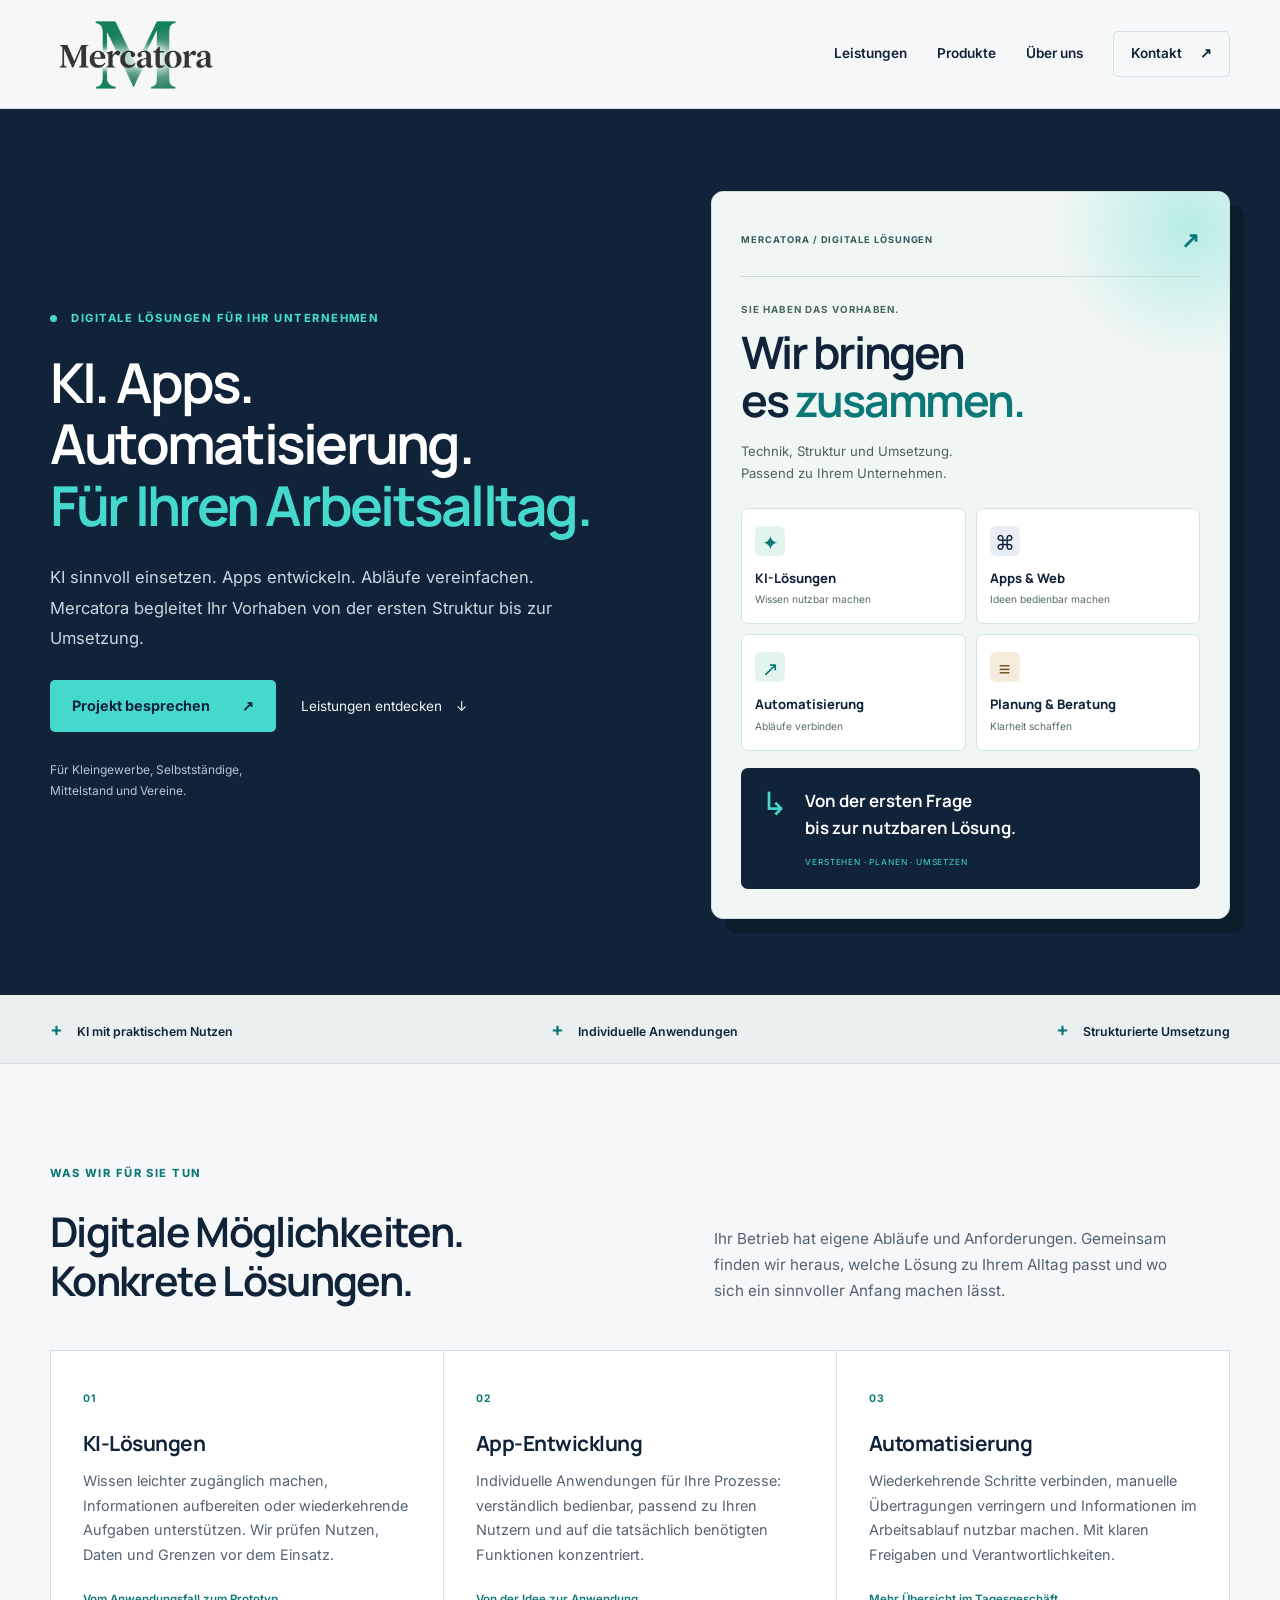
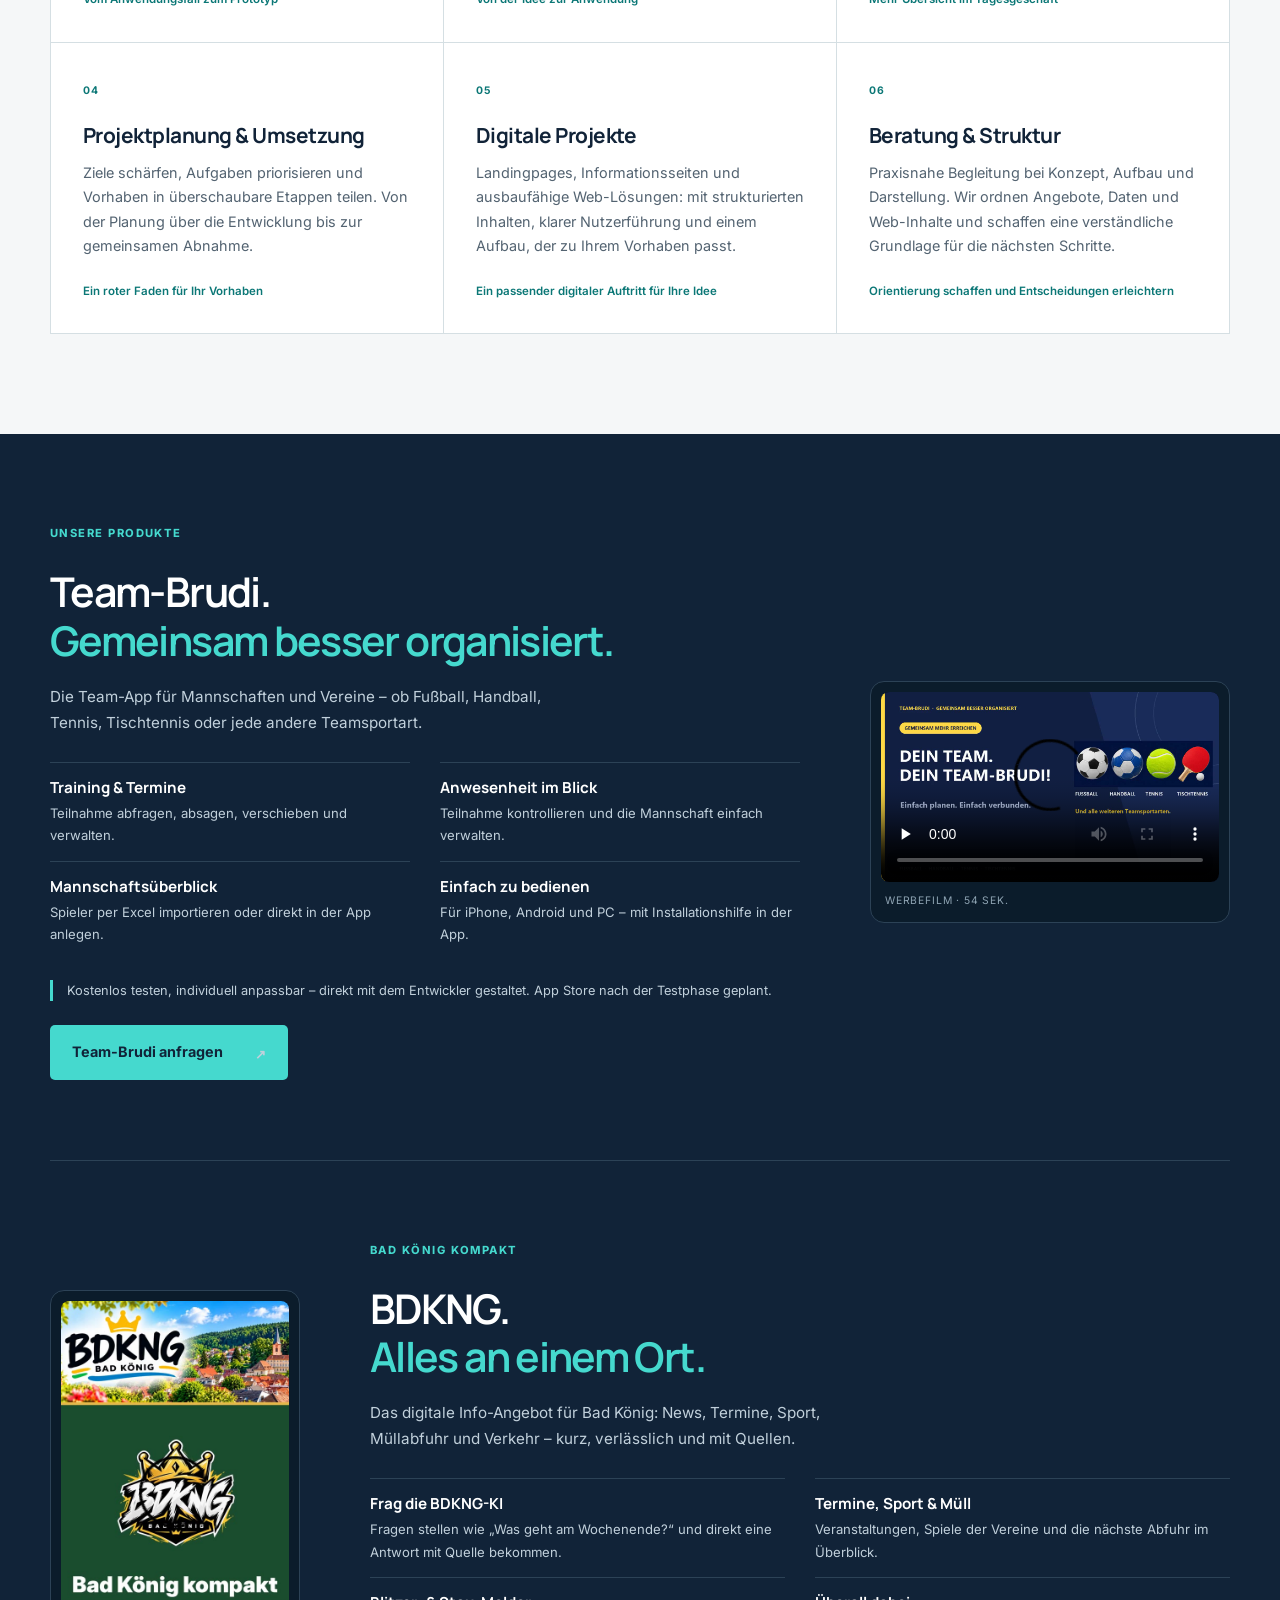
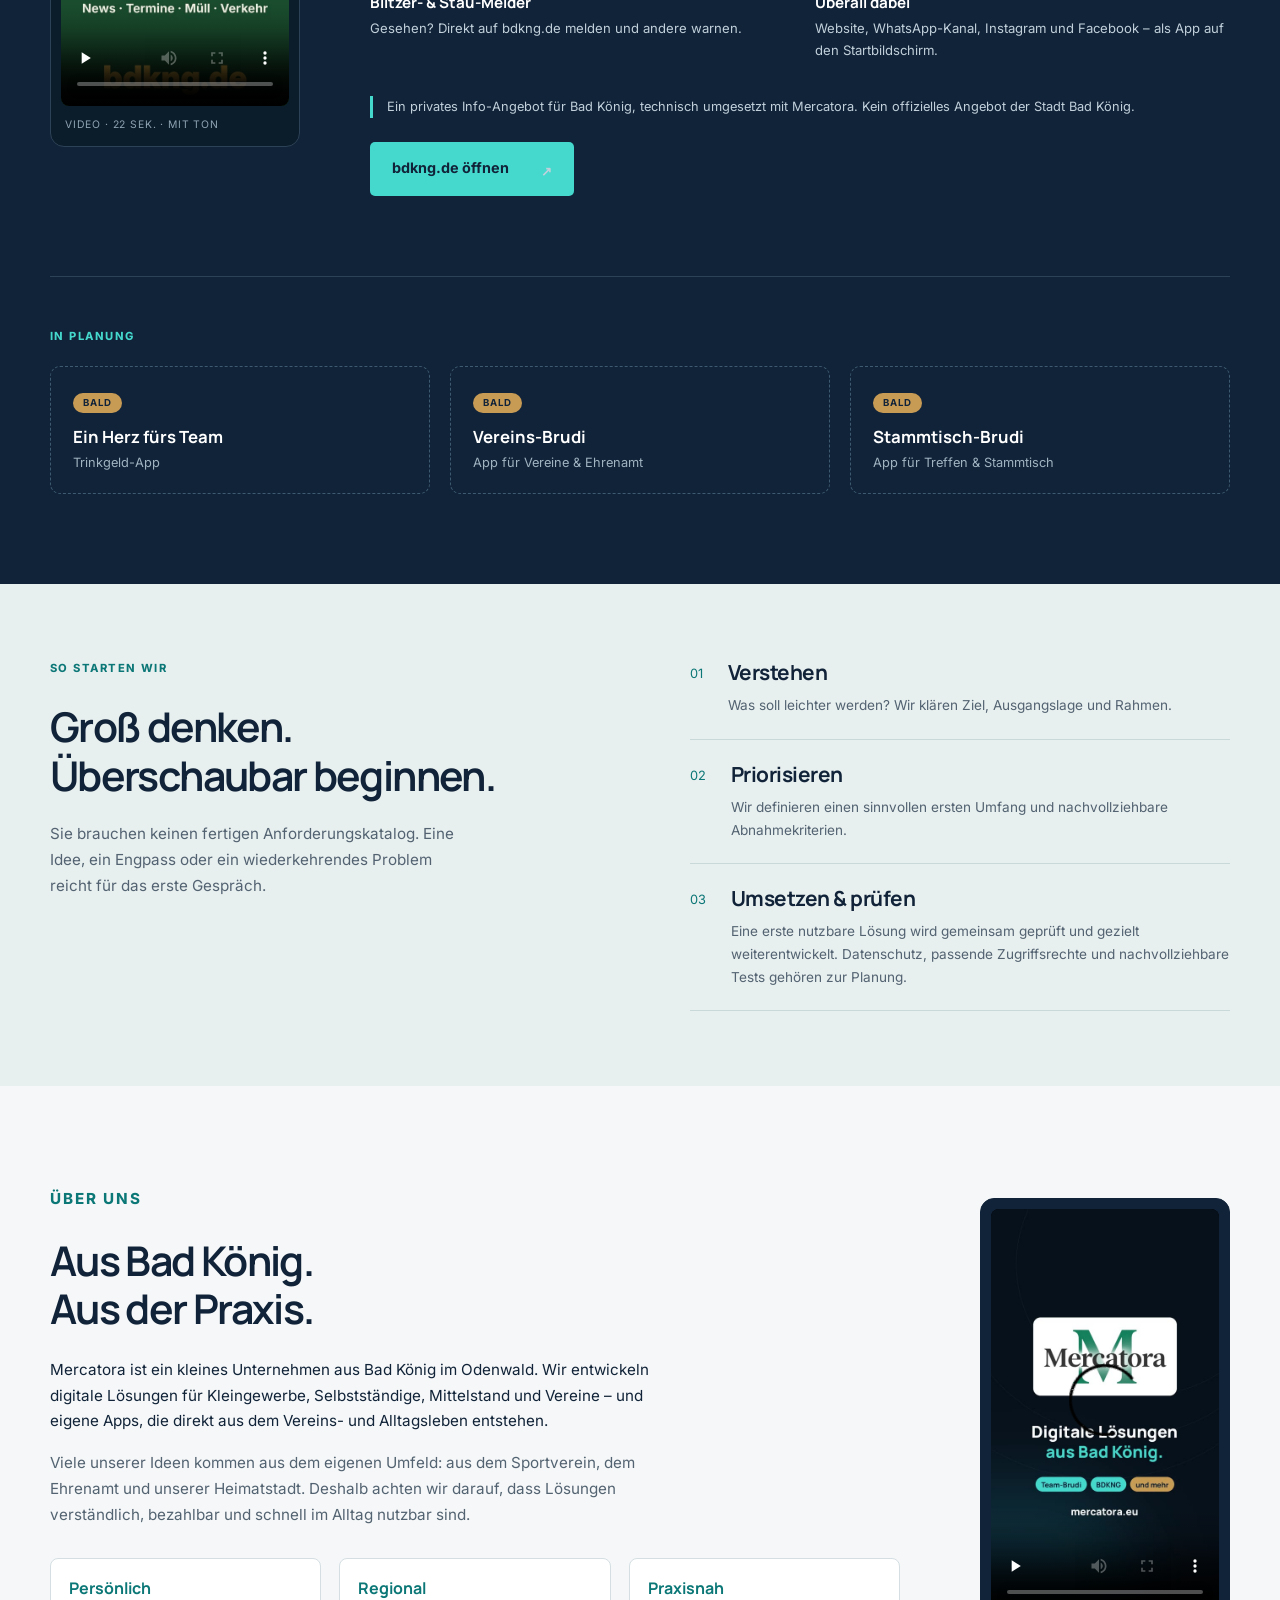
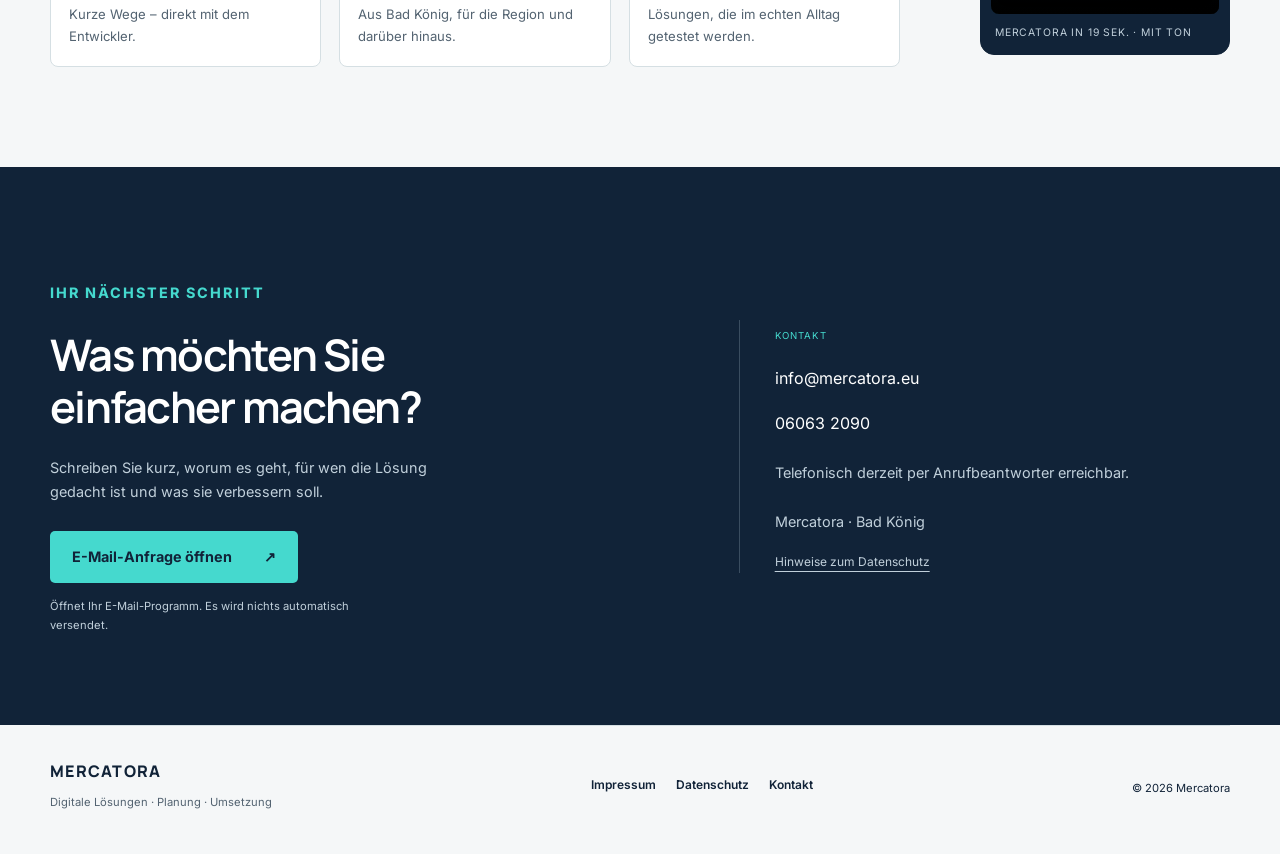
<file: index.html>
<!doctype html>
<html lang="de">
<head>
<meta charset="utf-8">
<meta name="viewport" content="width=device-width, initial-scale=1">
<meta name="theme-color" content="#112338">
<meta name="referrer" content="strict-origin-when-cross-origin">
<meta http-equiv="Content-Security-Policy" content="default-src 'none'; script-src 'none'; style-src 'self'; font-src 'self'; img-src 'self'; media-src 'self'; connect-src 'none'; frame-src 'none'; worker-src 'none'; object-src 'none'; base-uri 'none'; form-action 'none'; upgrade-insecure-requests">
<link rel="icon" href="mercatora_logo_favicon.png">
<link rel="stylesheet" href="assets/site.css">
<title>Mercatora – KI, Apps & Automatisierung für Unternehmen</title>
<meta name="description" content="KI-Lösungen, App-Entwicklung, Automatisierung und Projektplanung für Kleingewerbe, Selbstständige, Mittelstand und Vereine. Von der Idee bis zur Umsetzung.">
<link rel="canonical" href="https://www.mercatora.eu/">
<meta property="og:type" content="website">
<meta property="og:locale" content="de_DE">
<meta property="og:title" content="Mercatora – KI, Apps &amp; Automatisierung für Unternehmen">
<meta property="og:description" content="Digitale Lösungen, Projektplanung und Umsetzung für Kleingewerbe, Selbstständige, Mittelstand und Vereine.">
<meta property="og:url" content="https://www.mercatora.eu/">
</head>
<body>
<a class="skip" href="#inhalt">Zum Inhalt</a>
<header>
<div class="wrap nav">
<a class="brand" href="index.html" aria-label="Mercatora Startseite">
<img class="brand-logo" src="mercatora_logo.png" alt="Mercatora" width="170" height="92">

</a>
<nav aria-label="Hauptnavigation">
<a href="index.html#leistungen">Leistungen</a>
<a href="index.html#produkte">Produkte</a>
<a href="index.html#ueber-uns">Über uns</a>
<a class="nav-contact" href="index.html#kontakt">Kontakt <span aria-hidden="true">↗</span>
</a>
</nav>
</div>
</header>
<main id="inhalt">
<section class="hero">
<div class="wrap hero-grid">
<div>
<p class="eyebrow light">
<span>
</span> DIGITALE LÖSUNGEN FÜR IHR UNTERNEHMEN</p>
<h1>KI. Apps.<br>Automatisierung.<br><em>Für Ihren Arbeitsalltag.</em></h1>
<p class="intro">KI sinnvoll einsetzen. Apps entwickeln. Abläufe vereinfachen. Mercatora begleitet Ihr Vorhaben von der ersten Struktur bis zur Umsetzung.</p>
<div class="actions">
<a class="button mint" href="#kontakt">Projekt besprechen <span aria-hidden="true">↗</span>
</a>
<a class="text-link" href="#leistungen">Leistungen entdecken <span aria-hidden="true">↓</span>
</a>
</div>
<p class="audience">Für Kleingewerbe, Selbstständige,<br>Mittelstand und Vereine.</p>
</div>
<aside class="solution-studio" aria-label="Unser Angebot: von der Idee bis zur Umsetzung">
<div class="studio-top"><span>MERCATORA / DIGITALE LÖSUNGEN</span><span aria-hidden="true">↗</span></div>
<p class="studio-kicker">SIE HABEN DAS VORHABEN.</p>
<h2>Wir bringen<br>es <em>zusammen.</em></h2>
<p class="studio-intro">Technik, Struktur und Umsetzung.<br>Passend zu Ihrem Unternehmen.</p>
<div class="studio-grid">
<div class="studio-tile"><span class="studio-icon" aria-hidden="true">✦</span><strong>KI-Lösungen</strong><small>Wissen nutzbar machen</small></div>
<div class="studio-tile"><span class="studio-icon" aria-hidden="true">⌘</span><strong>Apps & Web</strong><small>Ideen bedienbar machen</small></div>
<div class="studio-tile"><span class="studio-icon" aria-hidden="true">↗</span><strong>Automatisierung</strong><small>Abläufe verbinden</small></div>
<div class="studio-tile"><span class="studio-icon" aria-hidden="true">≡</span><strong>Planung & Beratung</strong><small>Klarheit schaffen</small></div>
</div>
<div class="studio-result"><span aria-hidden="true">↳</span><div><strong>Von der ersten Frage<br>bis zur nutzbaren Lösung.</strong><small>VERSTEHEN · PLANEN · UMSETZEN</small></div></div>
</aside>
</div>
</section>
<div class="promise">
<div class="wrap">
<span>KI mit praktischem Nutzen</span>
<span>Individuelle Anwendungen</span>
<span>Strukturierte Umsetzung</span>
</div>
</div>
<section class="section wrap" id="leistungen">
<div class="section-head">
<div>
<p class="eyebrow">WAS WIR FÜR SIE TUN</p>
<h2>Digitale Möglichkeiten.<br>Konkrete Lösungen.</h2>
</div>
<p>Ihr Betrieb hat eigene Abläufe und Anforderungen. Gemeinsam finden wir heraus, welche Lösung zu Ihrem Alltag passt und wo sich ein sinnvoller Anfang machen lässt.</p>
</div>
<div class="services">
<article>
<span class="number">01</span>
<h3>KI-Lösungen</h3>
<p>Wissen leichter zugänglich machen, Informationen aufbereiten oder wiederkehrende Aufgaben unterstützen. Wir prüfen Nutzen, Daten und Grenzen vor dem Einsatz.</p>
<span class="service-note">Vom Anwendungsfall zum Prototyp</span>
</article>
<article>
<span class="number">02</span>
<h3>App-Entwicklung</h3>
<p>Individuelle Anwendungen für Ihre Prozesse: verständlich bedienbar, passend zu Ihren Nutzern und auf die tatsächlich benötigten Funktionen konzentriert.</p>
<span class="service-note">Von der Idee zur Anwendung</span>
</article>
<article>
<span class="number">03</span>
<h3>Automatisierung</h3>
<p>Wiederkehrende Schritte verbinden, manuelle Übertragungen verringern und Informationen im Arbeitsablauf nutzbar machen. Mit klaren Freigaben und Verantwortlichkeiten.</p>
<span class="service-note">Mehr Übersicht im Tagesgeschäft</span>
</article>
<article>
<span class="number">04</span>
<h3>Projektplanung & Umsetzung</h3>
<p>Ziele schärfen, Aufgaben priorisieren und Vorhaben in überschaubare Etappen teilen. Von der Planung über die Entwicklung bis zur gemeinsamen Abnahme.</p>
<span class="service-note">Ein roter Faden für Ihr Vorhaben</span>
</article>
<article>
<span class="number">05</span>
<h3>Digitale Projekte</h3>
<p>Landingpages, Informationsseiten und ausbaufähige Web-Lösungen: mit strukturierten Inhalten, klarer Nutzerführung und einem Aufbau, der zu Ihrem Vorhaben passt.</p>
<span class="service-note">Ein passender digitaler Auftritt für Ihre Idee</span>
</article>
<article>
<span class="number">06</span>
<h3>Beratung & Struktur</h3>
<p>Praxisnahe Begleitung bei Konzept, Aufbau und Darstellung. Wir ordnen Angebote, Daten und Web-Inhalte und schaffen eine verständliche Grundlage für die nächsten Schritte.</p>
<span class="service-note">Orientierung schaffen und Entscheidungen erleichtern</span>
</article>
</div>
</section>
<section class="products" id="produkte">
<div class="wrap product-grid">
<div class="product-info">
<p class="eyebrow light">UNSERE PRODUKTE</p>
<h2>Team-Brudi.<br><em>Gemeinsam besser organisiert.</em></h2>
<p class="product-lead">Die Team-App für Mannschaften und Vereine – ob Fußball, Handball, Tennis, Tischtennis oder jede andere Teamsportart.</p>
<ul>
<li><strong>Training &amp; Termine</strong><span>Teilnahme abfragen, absagen, verschieben und verwalten.</span></li>
<li><strong>Anwesenheit im Blick</strong><span>Teilnahme kontrollieren und die Mannschaft einfach verwalten.</span></li>
<li><strong>Mannschaftsüberblick</strong><span>Spieler per Excel importieren oder direkt in der App anlegen.</span></li>
<li><strong>Einfach zu bedienen</strong><span>Für iPhone, Android und PC – mit Installationshilfe in der App.</span></li>
</ul>
<p class="product-note">Kostenlos testen, individuell anpassbar – direkt mit dem Entwickler gestaltet. App Store nach der Testphase geplant.</p>
<a class="button mint" href="mailto:info@mercatora.eu?subject=Team-Brudi%20testen">Team-Brudi anfragen <span aria-hidden="true">↗</span></a>
</div>
<figure class="product-video">
<video controls preload="none" playsinline poster="assets/media/team-brudi-poster.jpg" width="1280" height="720" aria-label="Werbefilm Team-Brudi">
<source src="assets/media/team-brudi-werbefilm.mp4" type="video/mp4">
Ihr Browser kann dieses Video nicht abspielen. <a href="assets/media/team-brudi-werbefilm.mp4">Video herunterladen</a>.
</video>
<figcaption>Werbefilm · 54 Sek.</figcaption>
</figure>
</div>
<div class="wrap product-grid product-next product-flip">
<div class="product-info">
<p class="eyebrow light">BAD KÖNIG KOMPAKT</p>
<h2>BDKNG.<br><em>Alles an einem Ort.</em></h2>
<p class="product-lead">Das digitale Info-Angebot für Bad König: News, Termine, Sport, Müllabfuhr und Verkehr – kurz, verlässlich und mit Quellen.</p>
<ul>
<li><strong>Frag die BDKNG-KI</strong><span>Fragen stellen wie „Was geht am Wochenende?“ und direkt eine Antwort mit Quelle bekommen.</span></li>
<li><strong>Termine, Sport &amp; Müll</strong><span>Veranstaltungen, Spiele der Vereine und die nächste Abfuhr im Überblick.</span></li>
<li><strong>Blitzer- &amp; Stau-Melder</strong><span>Gesehen? Direkt auf bdkng.de melden und andere warnen.</span></li>
<li><strong>Überall dabei</strong><span>Website, WhatsApp-Kanal, Instagram und Facebook – als App auf den Startbildschirm.</span></li>
</ul>
<p class="product-note">Ein privates Info-Angebot für Bad König, technisch umgesetzt mit Mercatora. Kein offizielles Angebot der Stadt Bad König.</p>
<a class="button mint" href="https://bdkng.de/" rel="noopener">bdkng.de öffnen <span aria-hidden="true">↗</span></a>
</div>
<figure class="product-video portrait">
<video controls preload="none" playsinline poster="assets/media/bdkng-poster.jpg" width="1080" height="1920" aria-label="Video BDKNG – Bad König kompakt">
<source src="assets/media/bdkng-video.mp4" type="video/mp4">
Ihr Browser kann dieses Video nicht abspielen. <a href="assets/media/bdkng-video.mp4">Video herunterladen</a>.
</video>
<figcaption>Video · 22 Sek. · mit Ton</figcaption>
</figure>
</div>
<div class="wrap planned">
<p class="eyebrow light">IN PLANUNG</p>
<div class="planned-grid">
<div class="planned-card"><span>Bald</span><strong>Ein Herz fürs Team</strong><small>Trinkgeld-App</small></div>
<div class="planned-card"><span>Bald</span><strong>Vereins-Brudi</strong><small>App für Vereine &amp; Ehrenamt</small></div>
<div class="planned-card"><span>Bald</span><strong>Stammtisch-Brudi</strong><small>App für Treffen &amp; Stammtisch</small></div>
</div>
</div>
</section>
<section class="process">
<div class="wrap process-grid">
<div>
<p class="eyebrow">SO STARTEN WIR</p>
<h2>Groß denken.<br>Überschaubar beginnen.</h2>
<p>Sie brauchen keinen fertigen Anforderungskatalog. Eine Idee, ein Engpass oder ein wiederkehrendes Problem reicht für das erste Gespräch.</p>
</div>
<ol>
<li>
<span>01</span>
<div>
<h3>Verstehen</h3>
<p>Was soll leichter werden? Wir klären Ziel, Ausgangslage und Rahmen.</p>
</div>
</li>
<li>
<span>02</span>
<div>
<h3>Priorisieren</h3>
<p>Wir definieren einen sinnvollen ersten Umfang und nachvollziehbare Abnahmekriterien.</p>
</div>
</li>
<li>
<span>03</span>
<div>
<h3>Umsetzen & prüfen</h3>
<p>Eine erste nutzbare Lösung wird gemeinsam geprüft und gezielt weiterentwickelt. Datenschutz, passende Zugriffsrechte und nachvollziehbare Tests gehören zur Planung.</p>
</div>
</li>
</ol>
</div>
</section>
<section class="section wrap about" id="ueber-uns">
<div class="about-grid">
<div>
<p class="eyebrow">ÜBER UNS</p>
<h2>Aus Bad König.<br>Aus der Praxis.</h2>
<p class="about-lead">Mercatora ist ein kleines Unternehmen aus Bad König im Odenwald. Wir entwickeln digitale Lösungen für Kleingewerbe, Selbstständige, Mittelstand und Vereine – und eigene Apps, die direkt aus dem Vereins- und Alltagsleben entstehen.</p>
<p>Viele unserer Ideen kommen aus dem eigenen Umfeld: aus dem Sportverein, dem Ehrenamt und unserer Heimatstadt. Deshalb achten wir darauf, dass Lösungen verständlich, bezahlbar und schnell im Alltag nutzbar sind.</p>
<ul class="about-facts">
<li><strong>Persönlich</strong><span>Kurze Wege – direkt mit dem Entwickler.</span></li>
<li><strong>Regional</strong><span>Aus Bad König, für die Region und darüber hinaus.</span></li>
<li><strong>Praxisnah</strong><span>Lösungen, die im echten Alltag getestet werden.</span></li>
</ul>
</div>
<figure class="product-video portrait about-video">
<video controls preload="none" playsinline poster="assets/media/mercatora-clip-poster.jpg" width="1080" height="1920" aria-label="Mercatora Clip – unsere Produkte">
<source src="assets/media/mercatora-clip.mp4" type="video/mp4">
Ihr Browser kann dieses Video nicht abspielen. <a href="assets/media/mercatora-clip.mp4">Video herunterladen</a>.
</video>
<figcaption>Mercatora in 19 Sek. · mit Ton</figcaption>
</figure>
</div>
</section>
<section class="contact-band" id="kontakt">
<div class="wrap contact">
<div>
<p class="eyebrow light">IHR NÄCHSTER SCHRITT</p>
<h2>Was möchten Sie<br>einfacher machen?</h2>
<p>Schreiben Sie kurz, worum es geht, für wen die Lösung gedacht ist und was sie verbessern soll.</p>
<a class="button mint" href="mailto:info@mercatora.eu?subject=Projektanfrage%20Mercatora">E-Mail-Anfrage öffnen <span aria-hidden="true">↗</span>
</a>
<p class="mail-note">Öffnet Ihr E-Mail-Programm. Es wird nichts automatisch versendet.</p>
</div>
<div class="contact-details">
<span>KONTAKT</span>
<a href="mailto:info@mercatora.eu">info@mercatora.eu</a>
<a href="tel:+4960632090">06063 2090</a>
<p>Telefonisch derzeit per Anrufbeantworter erreichbar.</p>
<p>Mercatora · Bad König</p>
<a class="privacy-link" href="impressum.html#datenschutz">Hinweise zum Datenschutz</a>
</div>
</div>
</section>
</main>
<footer>
<div class="wrap footer">
<div>
<a class="wordmark" href="index.html">MERCATORA</a>
<p>Digitale Lösungen · Planung · Umsetzung</p>
</div>
<nav aria-label="Rechtliche Informationen">
<a href="impressum.html">Impressum</a>
<a href="impressum.html#datenschutz">Datenschutz</a>
<a href="index.html#kontakt">Kontakt</a>
</nav>
<span>© 2026 Mercatora</span>
</div>
</footer>
</body>
</html>
</file>
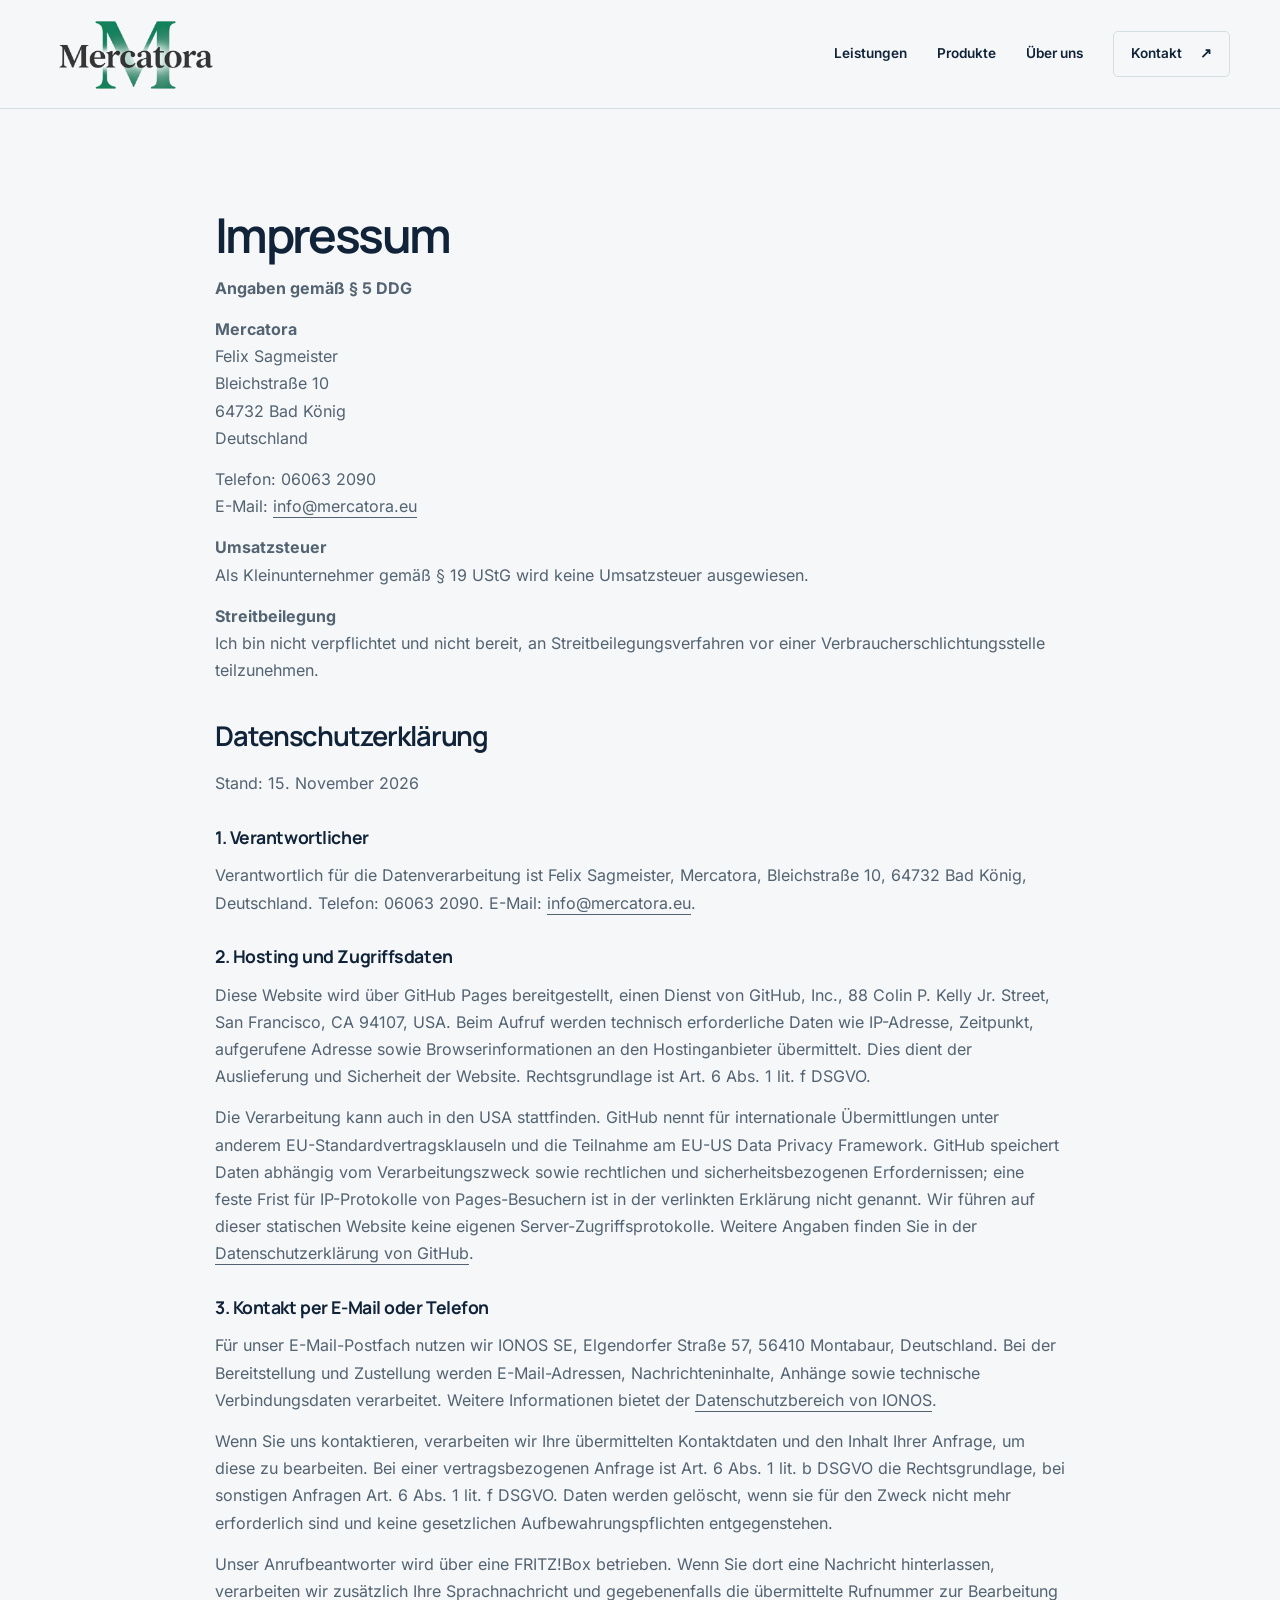
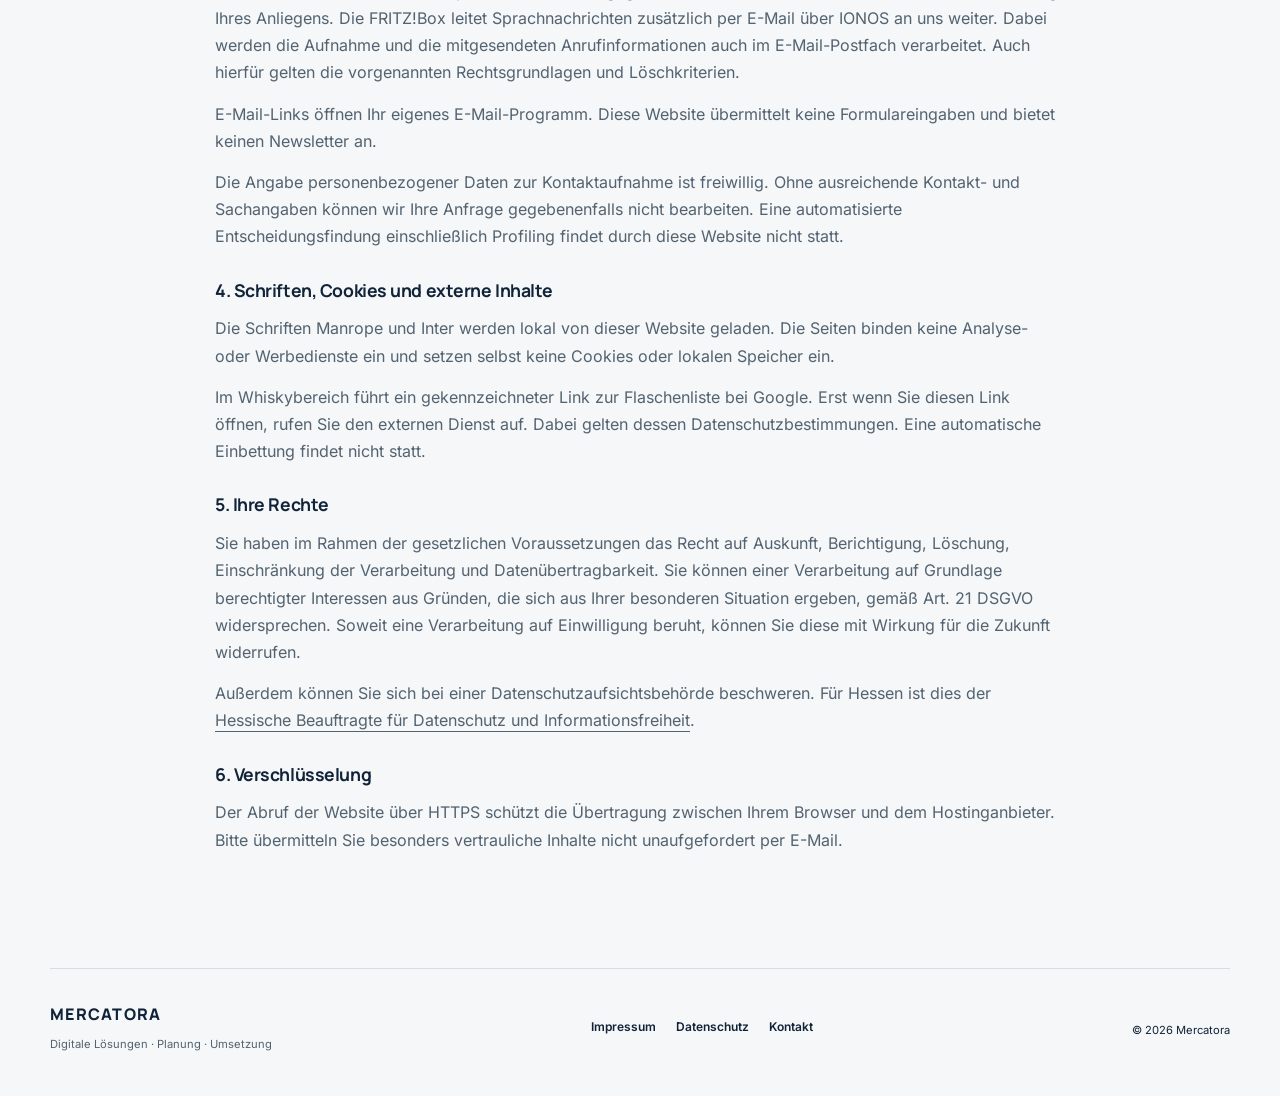
<file: impressum.html>
<!doctype html>
<html lang="de">
<head>
<meta charset="utf-8">
<meta name="viewport" content="width=device-width, initial-scale=1">
<meta name="theme-color" content="#112338">
<meta name="referrer" content="strict-origin-when-cross-origin">
<meta http-equiv="Content-Security-Policy" content="default-src 'none'; script-src 'none'; style-src 'self'; font-src 'self'; img-src 'self'; connect-src 'none'; frame-src 'none'; worker-src 'none'; object-src 'none'; base-uri 'none'; form-action 'none'; upgrade-insecure-requests">
<link rel="icon" href="mercatora_logo_favicon.png">
<link rel="stylesheet" href="assets/site.css">
<title>Impressum & Datenschutz – Mercatora</title>
<meta name="description" content="Anbieterkennzeichnung, Kontakt und Datenschutzhinweise von Mercatora.">
<link rel="canonical" href="https://www.mercatora.eu/impressum.html">
</head>
<body>
<a class="skip" href="#inhalt">Zum Inhalt</a>
<header>
<div class="wrap nav">
<a class="brand" href="index.html" aria-label="Mercatora Startseite">
<img class="brand-logo" src="mercatora_logo.png" alt="Mercatora" width="170" height="92">

</a>
<nav aria-label="Hauptnavigation">
<a href="index.html#leistungen">Leistungen</a>
<a href="index.html#produkte">Produkte</a>
<a href="index.html#ueber-uns">Über uns</a>
<a class="nav-contact" href="index.html#kontakt">Kontakt <span aria-hidden="true">↗</span>
</a>
</nav>
</div>
</header>
<main id="inhalt" class="wrap section legal">
<section id="impressum">
<h1>Impressum</h1>

<p>
<strong>Angaben gemäß § 5 DDG</strong>
</p>

<p>
<strong>Mercatora</strong>
<br>
Felix Sagmeister<br>
Bleichstraße 10<br>
64732 Bad König<br>
Deutschland
</p>

<p>
Telefon: 06063&nbsp;2090<br>
E-Mail: <a href="mailto:info@mercatora.eu">info@mercatora.eu</a>
</p>

<p><strong>Umsatzsteuer</strong><br>Als Kleinunternehmer gemäß § 19 UStG wird keine Umsatzsteuer ausgewiesen.</p>
<p>
<strong>Streitbeilegung</strong>
<br>
Ich bin nicht verpflichtet und nicht bereit, an Streitbeilegungsverfahren vor einer
Verbraucherschlichtungsstelle teilzunehmen.
</p>
</section>
<section id="datenschutz">
<h2>Datenschutzerklärung</h2>
<p>Stand: 15. November 2026</p>
<h3>1. Verantwortlicher</h3>
<p>Verantwortlich für die Datenverarbeitung ist Felix Sagmeister, Mercatora, Bleichstraße 10, 64732 Bad König, Deutschland. Telefon: 06063 2090. E-Mail: <a href="mailto:info@mercatora.eu">info@mercatora.eu</a>.</p>
<h3>2. Hosting und Zugriffsdaten</h3>
<p>Diese Website wird über GitHub Pages bereitgestellt, einen Dienst von GitHub, Inc., 88 Colin P. Kelly Jr. Street, San Francisco, CA 94107, USA. Beim Aufruf werden technisch erforderliche Daten wie IP-Adresse, Zeitpunkt, aufgerufene Adresse sowie Browserinformationen an den Hostinganbieter übermittelt. Dies dient der Auslieferung und Sicherheit der Website. Rechtsgrundlage ist Art. 6 Abs. 1 lit. f DSGVO.</p>
<p>Die Verarbeitung kann auch in den USA stattfinden. GitHub nennt für internationale Übermittlungen unter anderem EU-Standardvertragsklauseln und die Teilnahme am EU-US Data Privacy Framework. GitHub speichert Daten abhängig vom Verarbeitungszweck sowie rechtlichen und sicherheitsbezogenen Erfordernissen; eine feste Frist für IP-Protokolle von Pages-Besuchern ist in der verlinkten Erklärung nicht genannt. Wir führen auf dieser statischen Website keine eigenen Server-Zugriffsprotokolle. Weitere Angaben finden Sie in der <a href="https://docs.github.com/de/site-policy/privacy-policies/github-general-privacy-statement" rel="noreferrer">Datenschutzerklärung von GitHub</a>.</p>
<h3>3. Kontakt per E-Mail oder Telefon</h3>
<p>Für unser E-Mail-Postfach nutzen wir IONOS SE, Elgendorfer Straße 57, 56410 Montabaur, Deutschland. Bei der Bereitstellung und Zustellung werden E-Mail-Adressen, Nachrichteninhalte, Anhänge sowie technische Verbindungsdaten verarbeitet. Weitere Informationen bietet der <a href="https://www.ionos.de/hilfe/datenschutz/" rel="noreferrer">Datenschutzbereich von IONOS</a>.</p>
<p>Wenn Sie uns kontaktieren, verarbeiten wir Ihre übermittelten Kontaktdaten und den Inhalt Ihrer Anfrage, um diese zu bearbeiten. Bei einer vertragsbezogenen Anfrage ist Art. 6 Abs. 1 lit. b DSGVO die Rechtsgrundlage, bei sonstigen Anfragen Art. 6 Abs. 1 lit. f DSGVO. Daten werden gelöscht, wenn sie für den Zweck nicht mehr erforderlich sind und keine gesetzlichen Aufbewahrungspflichten entgegenstehen.</p>
<p>Unser Anrufbeantworter wird über eine FRITZ!Box betrieben. Wenn Sie dort eine Nachricht hinterlassen, verarbeiten wir zusätzlich Ihre Sprachnachricht und gegebenenfalls die übermittelte Rufnummer zur Bearbeitung Ihres Anliegens. Die FRITZ!Box leitet Sprachnachrichten zusätzlich per E-Mail über IONOS an uns weiter. Dabei werden die Aufnahme und die mitgesendeten Anrufinformationen auch im E-Mail-Postfach verarbeitet. Auch hierfür gelten die vorgenannten Rechtsgrundlagen und Löschkriterien.</p>
<p>E-Mail-Links öffnen Ihr eigenes E-Mail-Programm. Diese Website übermittelt keine Formulareingaben und bietet keinen Newsletter an.</p>
<p>Die Angabe personenbezogener Daten zur Kontaktaufnahme ist freiwillig. Ohne ausreichende Kontakt- und Sachangaben können wir Ihre Anfrage gegebenenfalls nicht bearbeiten. Eine automatisierte Entscheidungsfindung einschließlich Profiling findet durch diese Website nicht statt.</p>
<h3>4. Schriften, Cookies und externe Inhalte</h3>
<p>Die Schriften Manrope und Inter werden lokal von dieser Website geladen. Die Seiten binden keine Analyse- oder Werbedienste ein und setzen selbst keine Cookies oder lokalen Speicher ein.</p>
<p>Im Whiskybereich führt ein gekennzeichneter Link zur Flaschenliste bei Google. Erst wenn Sie diesen Link öffnen, rufen Sie den externen Dienst auf. Dabei gelten dessen Datenschutzbestimmungen. Eine automatische Einbettung findet nicht statt.</p>
<h3>5. Ihre Rechte</h3>
<p>Sie haben im Rahmen der gesetzlichen Voraussetzungen das Recht auf Auskunft, Berichtigung, Löschung, Einschränkung der Verarbeitung und Datenübertragbarkeit. Sie können einer Verarbeitung auf Grundlage berechtigter Interessen aus Gründen, die sich aus Ihrer besonderen Situation ergeben, gemäß Art. 21 DSGVO widersprechen. Soweit eine Verarbeitung auf Einwilligung beruht, können Sie diese mit Wirkung für die Zukunft widerrufen.</p>
<p>Außerdem können Sie sich bei einer Datenschutzaufsichtsbehörde beschweren. Für Hessen ist dies der <a href="https://datenschutz.hessen.de/">Hessische Beauftragte für Datenschutz und Informationsfreiheit</a>.</p>
<h3>6. Verschlüsselung</h3>
<p>Der Abruf der Website über HTTPS schützt die Übertragung zwischen Ihrem Browser und dem Hostinganbieter. Bitte übermitteln Sie besonders vertrauliche Inhalte nicht unaufgefordert per E-Mail.</p>
</section>
</main>
<footer>
<div class="wrap footer">
<div>
<a class="wordmark" href="index.html">MERCATORA</a>
<p>Digitale Lösungen · Planung · Umsetzung</p>
</div>
<nav aria-label="Rechtliche Informationen">
<a href="impressum.html">Impressum</a>
<a href="impressum.html#datenschutz">Datenschutz</a>
<a href="index.html#kontakt">Kontakt</a>
</nav>
<span>© 2026 Mercatora</span>
</div>
</footer>
</body>
</html>
</file>
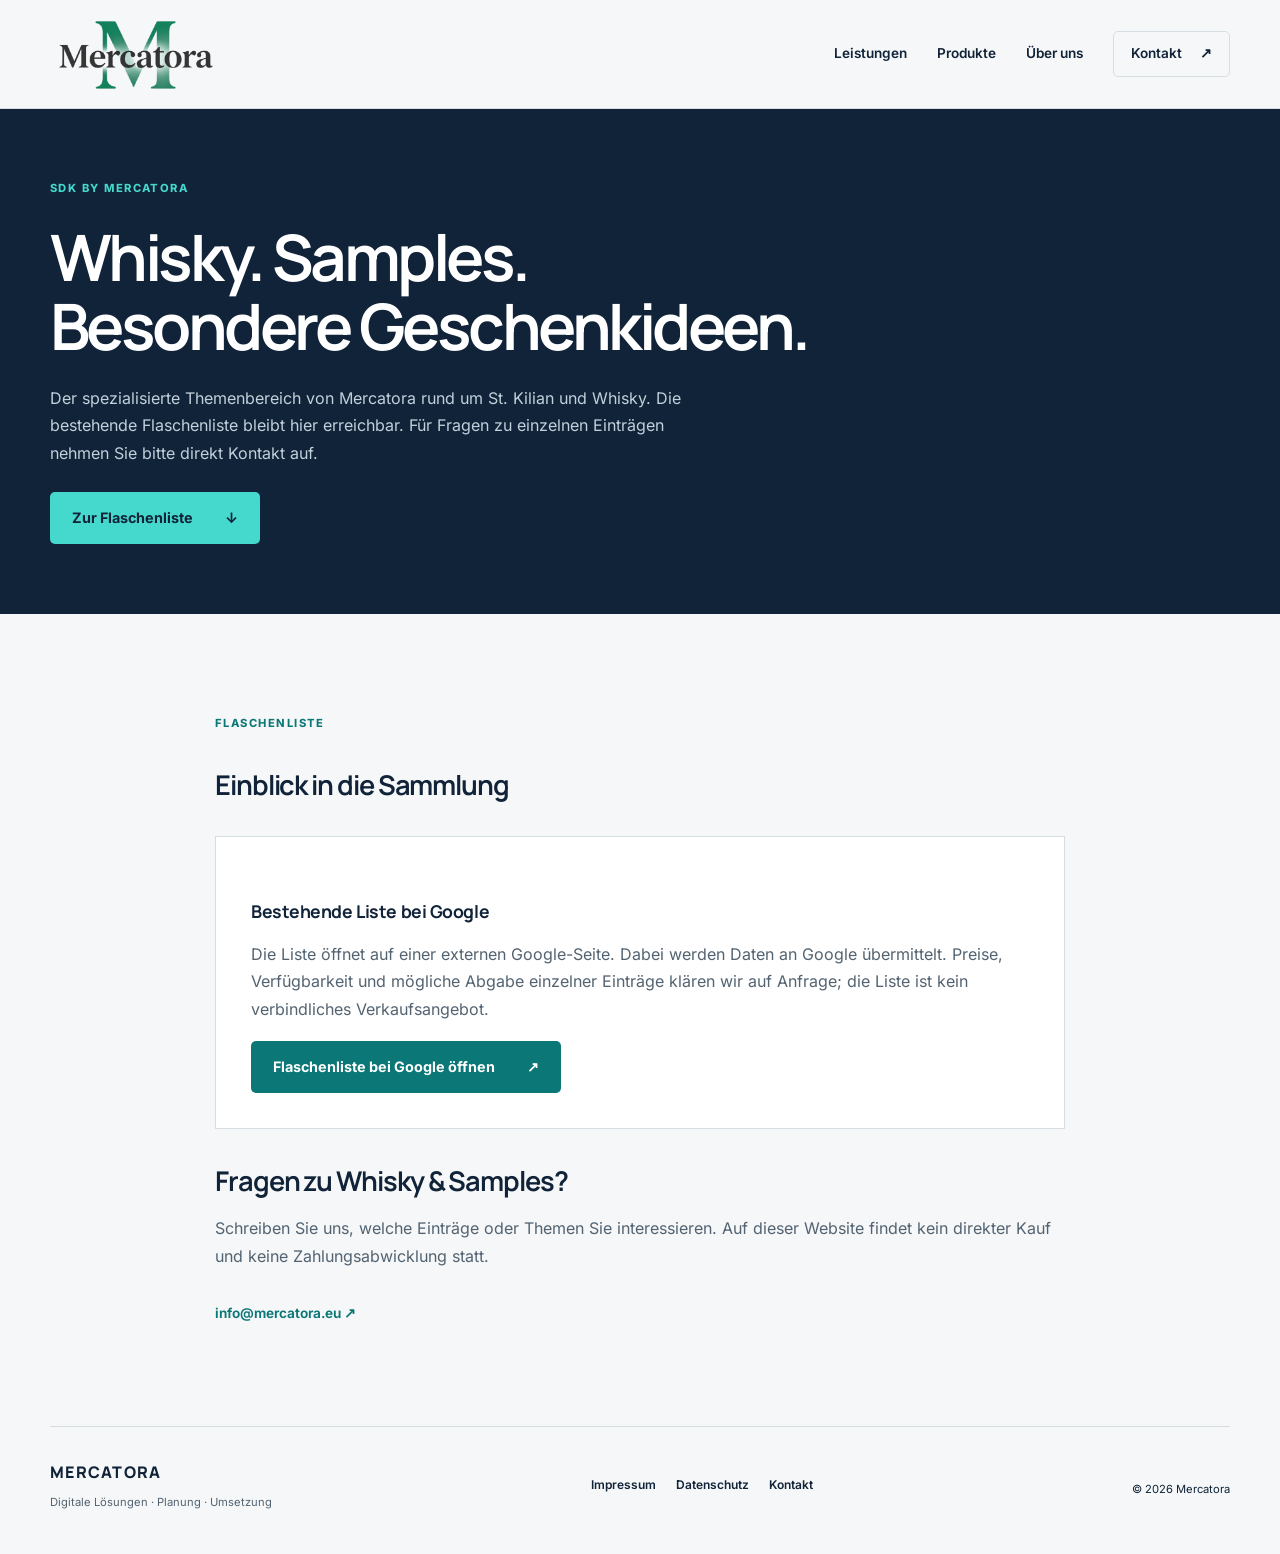
<file: sdk.html>
<!doctype html>
<html lang="de">
<head>
<meta charset="utf-8">
<meta name="viewport" content="width=device-width, initial-scale=1">
<meta name="theme-color" content="#112338">
<meta name="referrer" content="strict-origin-when-cross-origin">
<meta http-equiv="Content-Security-Policy" content="default-src 'none'; script-src 'none'; style-src 'self'; font-src 'self'; img-src 'self'; connect-src 'none'; frame-src 'none'; worker-src 'none'; object-src 'none'; base-uri 'none'; form-action 'none'; upgrade-insecure-requests">
<link rel="icon" href="mercatora_logo_favicon.png">
<link rel="stylesheet" href="assets/site.css">
<title>Whisky & Flaschenliste – SDK by Mercatora</title>
<meta name="description" content="Der Whiskybereich von Mercatora: St. Kilian, Samples, Geschenkideen und Zugang zur bestehenden Flaschenliste.">
<link rel="canonical" href="https://www.mercatora.eu/sdk.html">
</head>
<body>
<a class="skip" href="#inhalt">Zum Inhalt</a>
<header>
<div class="wrap nav">
<a class="brand" href="index.html" aria-label="Mercatora Startseite">
<img class="brand-logo" src="mercatora_logo.png" alt="Mercatora" width="170" height="92">

</a>
<nav aria-label="Hauptnavigation">
<a href="index.html#leistungen">Leistungen</a>
<a href="index.html#produkte">Produkte</a>
<a href="index.html#ueber-uns">Über uns</a>
<a class="nav-contact" href="index.html#kontakt">Kontakt <span aria-hidden="true">↗</span>
</a>
</nav>
</div>
</header>
<main id="inhalt">
<section class="whisky-hero">
<div class="wrap">
<p class="eyebrow light">SDK BY MERCATORA</p>
<h1>Whisky. Samples.<br>Besondere Geschenkideen.</h1>
<p>Der spezialisierte Themenbereich von Mercatora rund um St. Kilian und Whisky. Die bestehende Flaschenliste bleibt hier erreichbar. Für Fragen zu einzelnen Einträgen nehmen Sie bitte direkt Kontakt auf.</p>
<a class="button mint" href="#liste">Zur Flaschenliste <span aria-hidden="true">↓</span>
</a>
</div>
</section>
<section class="section wrap legal" id="liste">
<p class="eyebrow">FLASCHENLISTE</p>
<h2>Einblick in die Sammlung</h2>
<div class="whisky-list">
<h3>Bestehende Liste bei Google</h3>
<p>Die Liste öffnet auf einer externen Google-Seite. Dabei werden Daten an Google übermittelt. Preise, Verfügbarkeit und mögliche Abgabe einzelner Einträge klären wir auf Anfrage; die Liste ist kein verbindliches Verkaufsangebot.</p>
<a class="button" href="https://docs.google.com/spreadsheets/d/1wUkjzHOnsRqUz8UlaJJJZJqS0QVK1F82lVAAZr_sFDs/edit?usp=sharing" rel="noreferrer">Flaschenliste bei Google öffnen <span aria-hidden="true">↗</span>
</a>
</div>
<h2>Fragen zu Whisky & Samples?</h2>
<p>Schreiben Sie uns, welche Einträge oder Themen Sie interessieren. Auf dieser Website findet kein direkter Kauf und keine Zahlungsabwicklung statt.</p>
<a class="inline-link" href="mailto:info@mercatora.eu?subject=Anfrage%20Whisky">info@mercatora.eu ↗</a>
</section>
</main>
<footer>
<div class="wrap footer">
<div>
<a class="wordmark" href="index.html">MERCATORA</a>
<p>Digitale Lösungen · Planung · Umsetzung</p>
</div>
<nav aria-label="Rechtliche Informationen">
<a href="impressum.html">Impressum</a>
<a href="impressum.html#datenschutz">Datenschutz</a>
<a href="index.html#kontakt">Kontakt</a>
</nav>
<span>© 2026 Mercatora</span>
</div>
</footer>
</body>
</html>
</file>
<file: assets/site.css>
@font-face{font-family:Manrope;src:url(fonts/manrope-latin.woff2) format('woff2');font-weight:200 800;font-display:swap}@font-face{font-family:Inter;src:url(fonts/inter-latin.woff2) format('woff2');font-weight:100 900;font-display:swap}
:root{--navy:#112338;--petrol:#0B7776;--mint:#45D9CE;--bronze:#C89B55;--off:#F5F7F8;--muted:#536371;--line:#d5dfe3}*{box-sizing:border-box}html{scroll-behavior:smooth;scroll-padding-top:110px}body{margin:0;color:var(--navy);background:var(--off);font:16px/1.7 Inter,Arial,sans-serif}h1,h2,h3,.brand,.wordmark{font-family:Manrope,Arial,sans-serif}h1,h2,h3,p{margin:0}h1{font-size:clamp(2.6rem,4.8vw,4.9rem);font-weight:650;line-height:1.08;letter-spacing:-.055em}h1 em{font-style:normal;color:var(--mint)}h2{font-size:clamp(2rem,3.2vw,3.1rem);line-height:1.18;letter-spacing:-.04em;font-weight:650}h3{font-size:1.3rem;line-height:1.3;letter-spacing:-.025em}p{color:var(--muted)}a{color:inherit;text-underline-offset:5px}a:hover{text-decoration-thickness:2px}a:focus-visible,summary:focus-visible{outline:3px solid var(--petrol);outline-offset:5px}.hero a:focus-visible,.contact a:focus-visible{outline-color:var(--mint)}.wrap{width:min(1180px,calc(100% - 64px));margin:auto}header{background:var(--off);border-bottom:1px solid var(--line)}.nav{min-height:98px;display:flex;align-items:center;justify-content:space-between;gap:28px}.brand{display:flex;align-items:center;gap:12px;text-decoration:none;font-size:1.15rem;font-weight:800;letter-spacing:.07em}.brand img{border-radius:11px}.brand small{display:block;font:11px Inter,sans-serif;letter-spacing:.025em;color:var(--muted);margin-top:4px}nav{display:flex;gap:30px;align-items:center}nav a{display:inline-flex;align-items:center;min-height:44px;text-decoration:none;font-size:.85rem;font-weight:600}.nav-contact{border:1px solid var(--line);padding:10px 17px;border-radius:5px}.nav-contact span{margin-left:18px}.skip{position:absolute;top:-100px;background:white;padding:12px;z-index:10}.skip:focus{top:0}.hero{background:var(--navy);color:white;padding:82px 0 76px}.hero-grid{display:grid;grid-template-columns:1.25fr 1fr;gap:65px;align-items:center}.eyebrow{color:var(--petrol);font-size:.7rem;letter-spacing:.13em;font-weight:750;margin-bottom:24px}.eyebrow.light{color:var(--mint)}.eyebrow span{display:inline-block;width:7px;height:7px;background:var(--mint);border-radius:50%;margin-right:10px}.intro{font-size:1.03rem;line-height:1.85;color:#cbd7df;max-width:510px;margin:26px 0}.actions{display:flex;align-items:center;gap:25px;flex-wrap:wrap}.button{display:inline-flex;justify-content:space-between;align-items:center;gap:32px;padding:14px 22px;border-radius:5px;text-decoration:none;font-size:.9rem;font-weight:700;min-height:52px}.mint{background:var(--mint);color:var(--navy)}.mint:hover{background:#83e8e0}.text-link{font-size:.85rem;text-decoration:none;color:#edf4f7}.text-link span{margin-left:10px}.audience{font-size:.75rem;color:#b7c6d1;margin-top:28px}.project-map{position:relative;min-width:0;background:#182e44;border:1px solid #365064;border-radius:8px;overflow:hidden;padding:25px 27px;box-shadow:18px 18px 0 #0c1c2d}.map-top,.map-bottom{display:flex;justify-content:space-between;font-size:.58rem;letter-spacing:.1em;color:#b8cbd5;gap:8px}.map-top{padding-bottom:20px;border-bottom:1px solid #365064}.map-top>span:last-child{color:var(--mint);font-size:1.25rem}.orbit{height:270px;width:270px;max-width:100%;margin:28px auto;position:relative;border:1px solid #3b5965;border-radius:50%;background:repeating-linear-gradient(0deg,transparent,transparent 28px,#ffffff04 29px),repeating-linear-gradient(90deg,transparent,transparent 28px,#ffffff04 29px)}.orbit:after{content:'';position:absolute;inset:29px;border:1px dashed #496270;border-radius:50%}.orbit-inner{position:absolute;inset:76px;border:1px solid #4a797d;transform:rotate(45deg);background:#1e474f;display:grid;place-items:center;border-radius:18px}.orbit-inner span{transform:rotate(-45deg);color:var(--mint);font:600 3.2rem Manrope,sans-serif}.node{position:absolute;z-index:1;font-size:.66rem;letter-spacing:.07em;background:var(--navy);padding:12px 17px;border:1px solid #548583;border-radius:5px;color:var(--mint)}.n1{top:0;left:34px}.n2{top:125px;right:-9px}.n3{bottom:0;left:13px;color:#e6c99f;border-color:#8d785b}.project-map>p{color:white;font:500 1.45rem/1.5 Manrope,sans-serif;margin-top:25px}.map-bottom{padding-top:16px;border-top:1px solid #365064}.promise{border-bottom:1px solid var(--line);background:#eaf0f0}.promise .wrap{display:flex;justify-content:space-between;gap:20px;padding:18px 0;font-size:.77rem;font-weight:600}.promise span:before{content:'+';color:var(--petrol);font-size:1.2rem;margin-right:14px}.section{padding-top:100px;padding-bottom:100px}.section-head{display:grid;grid-template-columns:1.15fr 1fr;gap:70px;align-items:end;margin-bottom:46px}.section-head>p{max-width:480px;font-size:.95rem}.services{display:grid;grid-template-columns:repeat(2,1fr);border-top:1px solid var(--line);border-left:1px solid var(--line)}.services article{padding:32px;border-right:1px solid var(--line);border-bottom:1px solid var(--line);background:#fff}.number{font-size:.65rem;letter-spacing:.1em;color:var(--petrol);font-weight:700}.services h3{margin:20px 0 12px}.services p{font-size:.9rem;max-width:48ch}.service-note{display:block;font-size:.72rem;font-weight:600;margin-top:23px;color:var(--petrol)}.process{background:#e8efef;padding:75px 0}.process-grid{display:grid;grid-template-columns:1fr 1fr;gap:100px}.process-grid>div>p:last-child{margin-top:22px;max-width:42ch;font-size:.95rem}ol{list-style:none;margin:0;padding:0}ol li{display:flex;gap:25px;padding:21px 0;border-bottom:1px solid #c9d8d9}ol li:first-child{padding-top:0}ol li>span{color:var(--petrol);font-size:.8rem;padding-top:4px}ol p{font-size:.85rem;margin-top:8px}.projects{display:grid;grid-template-columns:repeat(3,1fr);gap:26px}.project-art{height:220px;padding:28px;position:relative;display:flex;align-items:center;font:600 2rem/1.2 Manrope,sans-serif;letter-spacing:-.04em;overflow:hidden}.project-art:after{content:'';position:absolute;right:-40px;bottom:-90px;border:1px solid currentColor;width:260px;height:260px;border-radius:50%;opacity:.15}.project-art span{position:absolute;right:20px;top:15px;font:12px Inter,sans-serif;opacity:.65}.art1{background:#112338;color:#45D9CE}.art2{background:#dfece9;color:#174b49}.art3{background:#eae5dd;color:#594629}.projects h3{margin:22px 0 7px}.projects p{font-size:.8rem}.areas{background:#fff;border-block:1px solid var(--line);padding:80px 0}.area-grid{display:grid;grid-template-columns:1fr 1fr;gap:100px}.area-grid>div>p:last-child{margin-top:25px;max-width:40ch}.area-grid article{padding-bottom:30px}.area-grid article+article{border-top:1px solid var(--line);padding-top:30px}.area-grid h3{margin:12px 0}.area-grid article p{font-size:.9rem}.inline-link{display:inline-block;color:var(--petrol);font-size:.85rem;font-weight:650;margin-top:18px;text-decoration:none}.inline-link span{margin-left:20px}.contact{background:var(--navy);color:white;padding:60px;display:grid;grid-template-columns:1.3fr 1fr;gap:50px;border-radius:8px}.contact h2{font-size:clamp(2rem,3.4vw,3.4rem)}.contact p{color:#c1d0db;margin-top:24px;font-size:.9rem;max-width:46ch}.contact .button{margin-top:26px}.contact .mail-note{font-size:.7rem;margin-top:14px}.contact-details{align-self:center;padding-left:35px;border-left:1px solid #3a4d60;min-width:0}.contact-details>span{font-size:.6rem;letter-spacing:.12em;color:var(--mint)}.contact-details>a{display:block;text-decoration:none;margin-top:18px;overflow-wrap:anywhere;font-size:1rem}.contact-details .privacy-link{font-size:.75rem;color:#c1d0db;text-decoration:underline}.footer{display:flex;justify-content:space-between;gap:30px;align-items:center;padding-top:32px;padding-bottom:42px;border-top:1px solid var(--line)}.wordmark{font-size:1rem;font-weight:800;letter-spacing:.08em;text-decoration:none}.footer p,.footer>span{font-size:.7rem;margin-top:7px}.footer nav{gap:20px}.footer nav a{font-size:.75rem}.legal{max-width:850px}.legal h1{font-size:3rem}.legal h2{font-size:1.7rem;margin-top:36px;margin-bottom:18px}.legal h3{font-size:1.1rem;margin:28px 0 12px}.legal p{margin:14px 0}.legal address{font-style:normal}.legal ul{color:var(--muted)}.legal .eyebrow{margin-top:0}.legal a{overflow-wrap:anywhere}.legal details{margin:24px 0;padding:20px;border:1px solid var(--line)}.legal summary{cursor:pointer;font-weight:650}.whisky-hero{background:var(--navy);color:white;padding:70px 0}.whisky-hero p:not(.eyebrow){color:#c1d0db;margin:25px 0;max-width:65ch}.whisky-hero h1{font-size:clamp(2.5rem,5vw,4.5rem)}.whisky-list{padding:35px;background:white;border:1px solid var(--line);margin-top:35px}.whisky-list p{margin:18px 0}.whisky-list .button{background:var(--petrol);color:white}
@media(min-width:1500px){.hero{padding:100px 0}}@media(max-width:1000px){.hero-grid{gap:35px}.project-map{padding:20px}.orbit{width:225px;height:225px}.orbit-inner{inset:60px}.section-head{gap:30px}.process-grid,.area-grid{gap:45px}.contact{padding:38px;gap:30px}.contact-details{padding-left:25px}.nav{gap:18px}nav{gap:18px}}
@media(max-width:760px){.wrap{width:calc(100% - 40px)}.nav{flex-direction:column;align-items:flex-start;padding:18px 0;gap:17px}header nav{width:100%;justify-content:space-between;gap:10px;flex-wrap:wrap}nav a{font-size:.75rem}.nav-contact{padding:7px 10px}.nav-contact span{margin-left:6px}.hero{padding:48px 0}.hero-grid{grid-template-columns:1fr;gap:40px}h1{font-size:clamp(2.55rem,8vw,4rem)}.intro{font-size:.95rem}.project-map{max-width:450px;width:100%;box-shadow:8px 8px 0 #0c1c2d}.orbit{width:235px;height:235px;margin:25px auto}.project-map>p{font-size:1.2rem}.promise .wrap{flex-direction:column;gap:4px;padding:15px 0}.section{padding-top:60px;padding-bottom:60px}.section-head,.process-grid,.area-grid,.contact{grid-template-columns:1fr;gap:30px}.section-head{margin-bottom:30px}.services{grid-template-columns:1fr}.services article{padding:26px}.process,.areas{padding:55px 0}.projects{grid-template-columns:1fr}.project-art{height:180px}.projects h3{margin-top:15px}.projects article{padding-bottom:10px}.contact{padding:30px 24px}.contact-details{border-left:0;border-top:1px solid #3a4d60;padding:25px 0 0}.footer{flex-direction:column;align-items:flex-start;gap:23px}.footer nav{flex-wrap:wrap}.eyebrow{font-size:.6rem}.legal h1{font-size:2.4rem}.whisky-list{padding:23px}.button{max-width:100%}.legal{padding-top:40px}}
@media(prefers-reduced-motion:reduce){html{scroll-behavior:auto}}

.brand-symbol{width:42px;height:42px;display:grid;place-items:center;background:var(--navy);color:var(--mint);border-radius:9px;font-size:1.5rem;letter-spacing:-.08em;font-weight:600;flex-shrink:0}

.brand .brand-logo{width:170px;height:92px;object-fit:cover;border-radius:0;display:block}.nav{min-height:108px}@media(max-width:760px){.nav{flex-direction:row;align-items:center;padding:8px 0;gap:12px}.brand .brand-logo{width:140px;height:84px}header nav{width:auto;gap:15px;justify-content:flex-end}.nav-contact{padding:7px 10px}}

/* Offer studio: a readable service overview, without scripts or external assets. */
.hero h1{font-size:clamp(2rem,4.3vw,4.2rem);line-height:1.12;letter-spacing:-.05em}.hero-grid{grid-template-columns:1.15fr 1fr;gap:65px}
.solution-studio{min-width:0;position:relative;padding:29px;background:#f0f6f4;color:var(--navy);border-radius:12px;box-shadow:14px 14px 0 #0b1c2b;overflow:hidden;border:1px solid #cde1dc}
.solution-studio:before{content:'';position:absolute;right:-95px;top:-100px;width:270px;height:270px;background:radial-gradient(circle,#45d9ce55,transparent 70%);pointer-events:none}
.studio-top{position:relative;display:flex;justify-content:space-between;align-items:center;gap:12px;border-bottom:1px solid #c6dcd6;padding-bottom:17px;font-size:.58rem;letter-spacing:.1em;font-weight:700;color:#315c5c}.studio-top>span:last-child{font-size:1.4rem;color:var(--petrol)}
.solution-studio .studio-kicker{margin:25px 0 9px;color:#486560;font-size:.61rem;letter-spacing:.12em;font-weight:700}.solution-studio h2{font-size:clamp(2.25rem,3.5vw,3.3rem);line-height:1.08;letter-spacing:-.05em;position:relative}.solution-studio h2 em{color:var(--petrol);font-style:normal}.solution-studio .studio-intro{margin:17px 0 23px;color:#4c625e;font-size:.82rem;line-height:1.65}
.studio-grid{display:grid;grid-template-columns:1fr 1fr;gap:10px}.studio-tile{background:#fff;border:1px solid #d3e3dd;padding:17px 13px 16px;border-radius:7px;min-width:0}.studio-icon{display:grid;place-items:center;width:30px;height:30px;background:#e3f3ee;border-radius:6px;font-size:1.25rem;color:var(--petrol);margin-bottom:13px}.studio-tile:nth-child(2) .studio-icon{background:#e8edf4;color:var(--navy)}.studio-tile:nth-child(4) .studio-icon{background:#f4ebdc;color:#705024}.studio-tile strong{display:block;font:750 .82rem/1.4 Manrope,sans-serif}.studio-tile small{display:block;margin-top:5px;color:#596c65;font-size:.64rem;line-height:1.5}
.studio-result{display:flex;gap:17px;align-items:flex-start;background:var(--navy);border-radius:7px;color:white;padding:20px;margin-top:17px}.studio-result>span{font-size:2rem;color:var(--mint);line-height:1}.studio-result strong{font:650 1.06rem/1.45 Manrope,sans-serif}.studio-result small{display:block;font-size:.52rem;letter-spacing:.1em;color:var(--mint);margin-top:12px}
@media(min-width:1100px){.services{grid-template-columns:repeat(3,1fr)}}
@media(max-width:1000px){.hero-grid{gap:30px}.solution-studio{padding:22px}.studio-tile{padding:14px 11px}.studio-tile strong{font-size:.75rem}}
@media(max-width:760px){.hero-grid{grid-template-columns:1fr;gap:38px}.solution-studio{width:100%;max-width:480px;padding:23px;box-shadow:7px 7px 0 #0b1c2b}.solution-studio h2{font-size:2.6rem}.studio-tile strong{font-size:.78rem}.hero h1{font-size:clamp(2rem,6.7vw,3.3rem)}.studio-tile small{font-size:.6rem}.studio-result{padding:17px}.studio-result strong{font-size:1rem}}
.products{background:var(--navy);color:#fff;padding:90px 0}.products h2{margin-bottom:20px}.products h2 em{font-style:normal;color:var(--mint)}.product-grid{display:grid;grid-template-columns:minmax(0,1fr) 360px;gap:70px;align-items:center}.product-lead{color:#c1d0db;font-size:.95rem;max-width:52ch;margin-bottom:26px}.product-info ul{list-style:none;margin:0;padding:0;display:grid;grid-template-columns:1fr 1fr;gap:0 30px}.product-info li{padding:14px 0;border-top:1px solid #2c4256}.product-info strong{display:block;font:700 .95rem/1.4 Manrope,sans-serif}.product-info span{display:block;color:#c1d0db;font-size:.82rem;margin-top:4px}.product-note{color:#c1d0db;font-size:.8rem;margin:20px 0 24px;padding-left:14px;border-left:3px solid var(--mint)}.product-video{margin:0;min-width:0;padding:10px;background:#0b1c2b;border:1px solid #2c4256;border-radius:14px}.product-video video{display:block;width:100%;height:auto;aspect-ratio:16/9;border-radius:8px;background:#000}.product-video figcaption{font-size:.65rem;letter-spacing:.08em;text-transform:uppercase;color:#8fa4b3;margin:10px 4px 2px}
@media(max-width:1000px){.product-grid{grid-template-columns:minmax(0,1fr) 300px;gap:40px}.product-info ul{grid-template-columns:1fr}}@media(max-width:760px){.products{padding:60px 0}.product-grid{grid-template-columns:1fr;gap:34px}.product-video{max-width:420px}}
.contact-band{background:var(--navy);color:#fff}.contact-band .contact{border-radius:0;padding:90px 0}
@media(max-width:1000px){.contact-band .contact{padding:70px 0}}@media(max-width:760px){.contact-band .contact{padding:55px 0}}
.product-next{margin-top:80px;padding-top:80px;border-top:1px solid #2c4256}.product-video.portrait{width:250px;justify-self:center}.product-video.portrait video{aspect-ratio:9/16}
.planned{margin-top:80px;padding-top:50px;border-top:1px solid #2c4256}.planned .eyebrow{margin-bottom:20px}.planned-grid{display:grid;grid-template-columns:repeat(2,minmax(0,1fr));gap:20px;max-width:760px}.planned-card{border:1px dashed #3d5a70;border-radius:10px;padding:20px 22px}.planned-card span{display:inline-block;font-size:.6rem;letter-spacing:.1em;text-transform:uppercase;color:var(--navy);background:var(--bronze);border-radius:20px;padding:2px 10px;margin-bottom:12px;font-weight:700}.planned-card strong{display:block;font:700 1.05rem/1.4 Manrope,sans-serif}.planned-card small{display:block;color:#9fb3c1;font-size:.8rem;margin-top:3px}
@media(max-width:1000px){.product-video.portrait{width:220px}}@media(max-width:760px){.product-next,.planned{margin-top:55px;padding-top:55px}.product-video.portrait{width:240px;justify-self:start}.planned-grid{grid-template-columns:1fr}}
.product-flip{grid-template-columns:auto minmax(0,1fr)}.product-flip .product-video{order:-1}.planned-grid{grid-template-columns:repeat(3,minmax(0,1fr));max-width:none}
@media(max-width:1000px){.product-flip{grid-template-columns:auto minmax(0,1fr)}}@media(max-width:760px){.product-flip{grid-template-columns:1fr}.product-flip .product-video{order:0}.planned-grid{grid-template-columns:1fr}}
.about-grid{display:grid;grid-template-columns:minmax(0,1fr) auto;gap:80px;align-items:center}.about h2{margin-bottom:24px}.about-lead{font-size:1.02rem;color:var(--navy);max-width:60ch;margin-bottom:16px}.about-grid>div>p{max-width:60ch;font-size:.95rem}.about-facts{list-style:none;margin:30px 0 0;padding:0;display:grid;grid-template-columns:repeat(3,1fr);gap:18px}.about-facts li{background:#fff;border:1px solid var(--line);border-radius:8px;padding:18px}.about-facts strong{display:block;font:700 1rem/1.4 Manrope,sans-serif;color:var(--petrol)}.about-facts span{display:block;font-size:.82rem;color:var(--muted);margin-top:4px}.about-video{background:var(--navy);border-color:var(--navy)}.about-video figcaption{color:#c1d0db}
@media(max-width:1000px){.about-grid{gap:40px}.about-facts{grid-template-columns:1fr}}@media(max-width:760px){.about-grid{grid-template-columns:1fr}}
</file>
